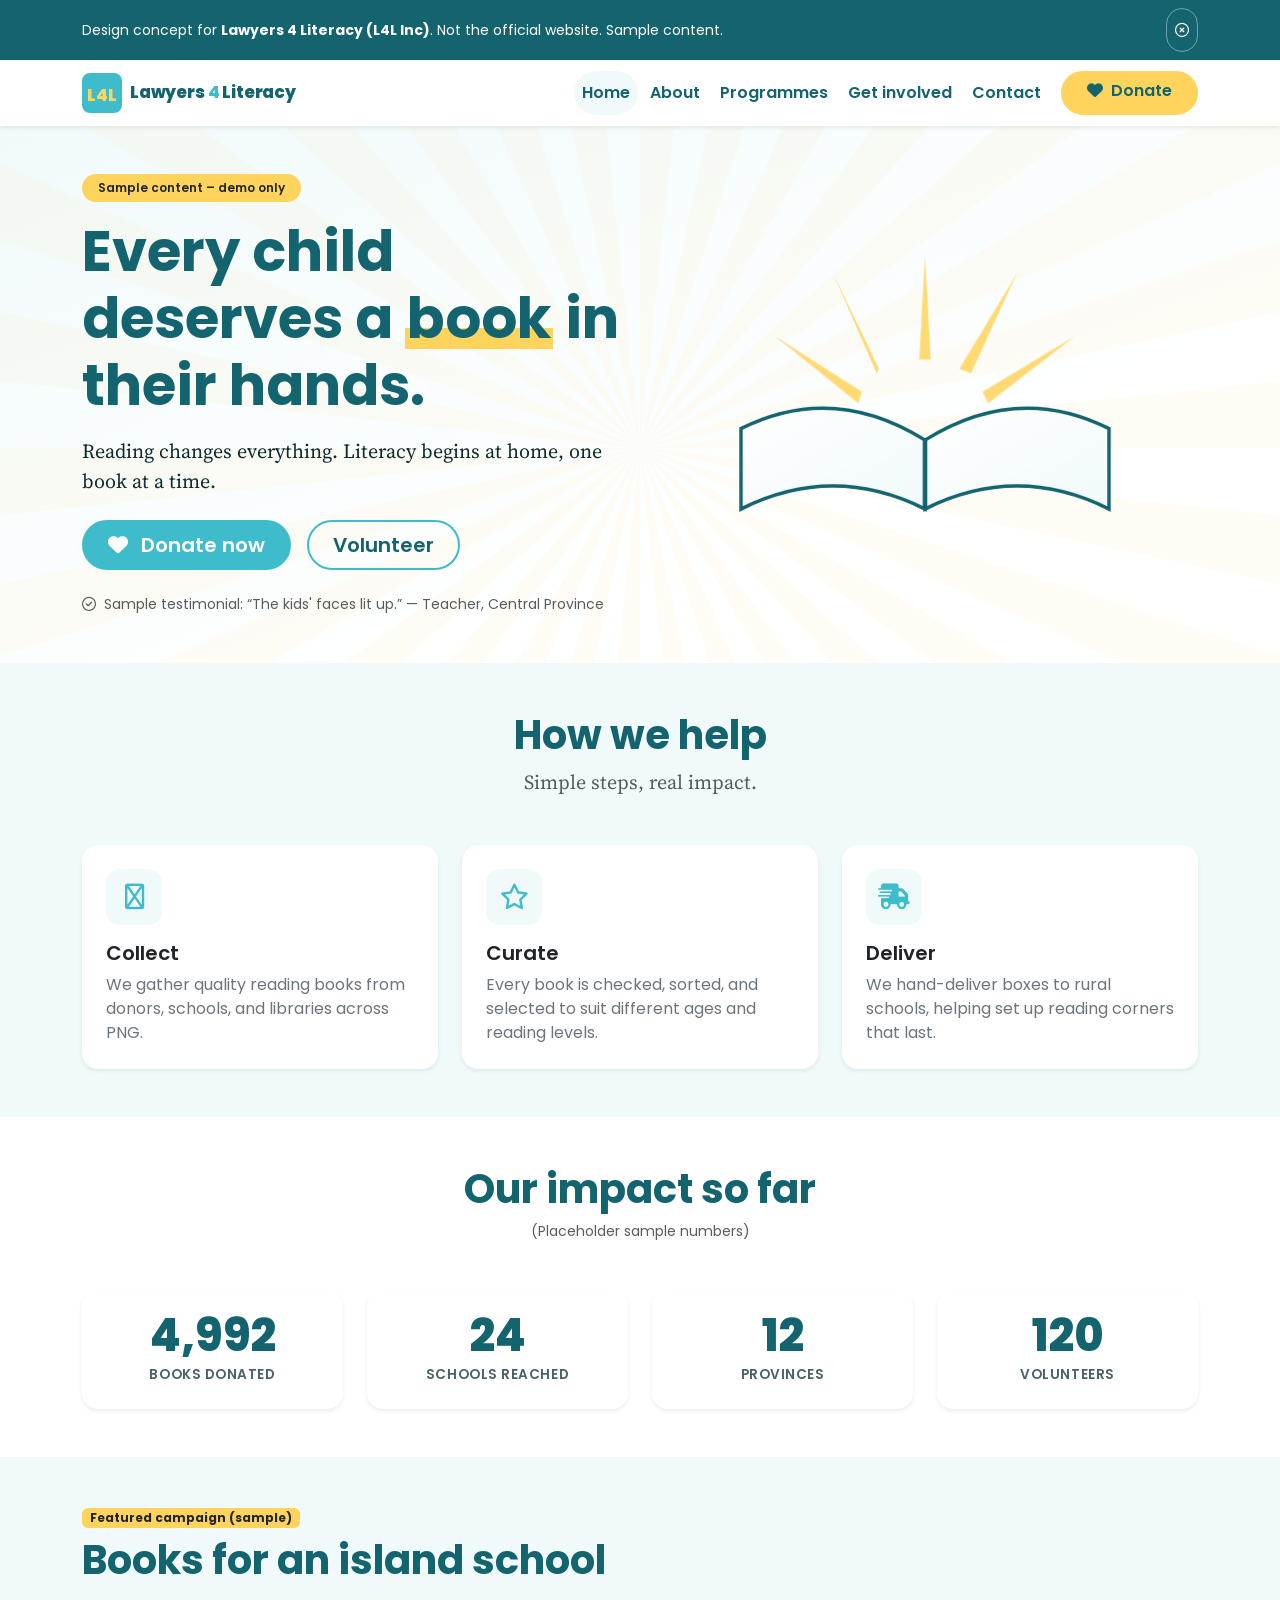
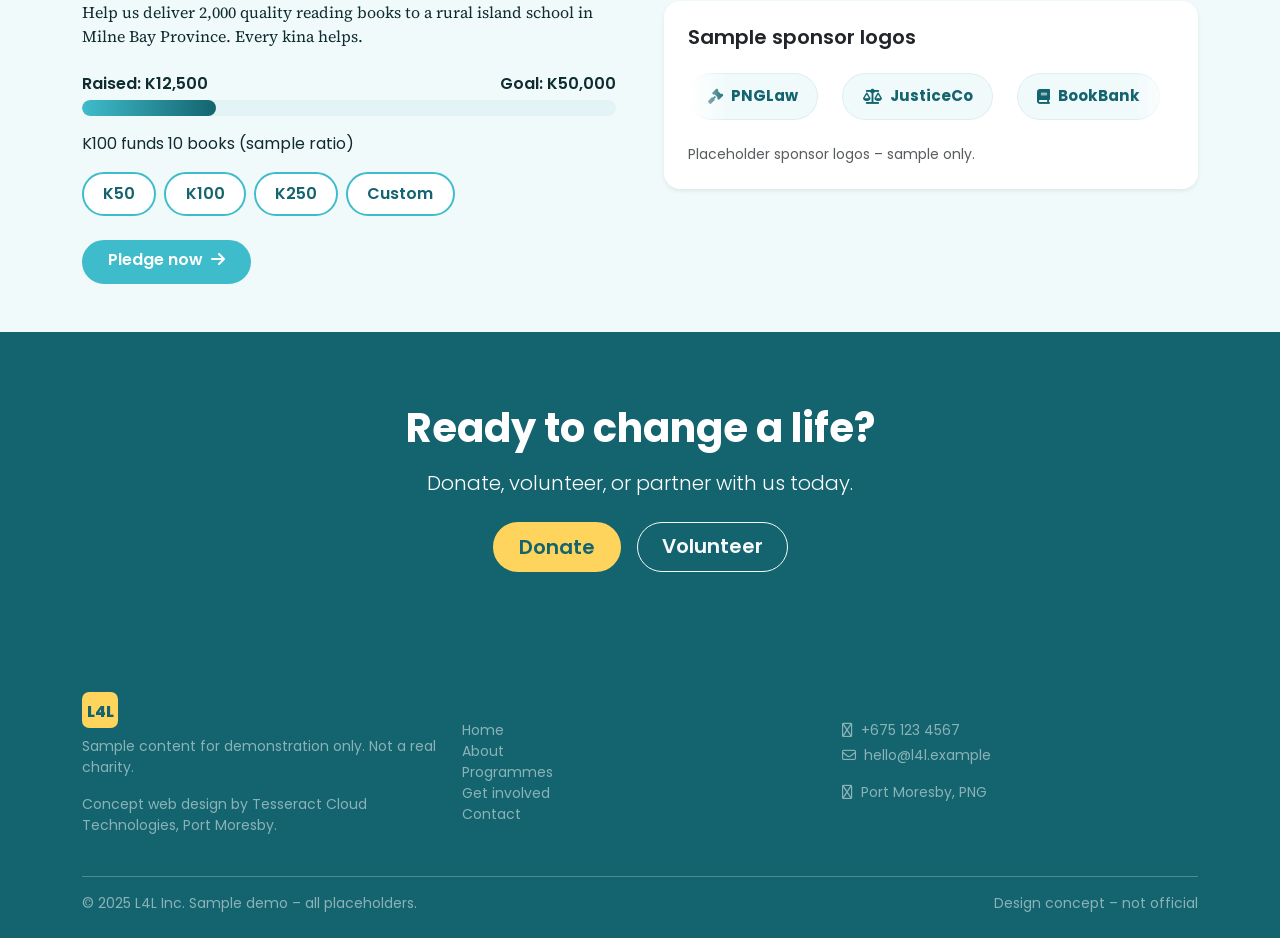
<file: index.html>
<!-- index.html -->
<!DOCTYPE html>
<html lang="en">
<head>
  <meta charset="UTF-8">
  <meta name="viewport" content="width=device-width, initial-scale=1.0">
  <title>Lawyers 4 Literacy | Reading changes everything.</title>
  <meta name="description" content="Lawyers 4 Literacy collects and donates quality reading books to rural schools in Papua New Guinea. Donate or volunteer today.">
  <meta property="og:title" content="Lawyers 4 Literacy | Reading changes everything.">
  <meta property="og:description" content="Collecting and donating books to rural PNG schools. Join us.">
  <meta property="og:type" content="website">
  <meta property="og:url" content="https://example.com/l4l">
  <meta property="og:image" content="https://via.placeholder.com/1200x630?text=Lawyers+4+Literacy">
  <link rel="icon" href="data:image/svg+xml,%3Csvg xmlns='http://www.w3.org/2000/svg' viewBox='0 0 100 100'%3E%3Crect width='100' height='100' rx='16' fill='%233FBCCB'/%3E%3Ctext x='50' y='68' font-size='44' font-weight='800' text-anchor='middle' fill='%23FFD45C' font-family='Poppins,Arial'%3EL4L%3C/text%3E%3C/svg%3E">
  <link rel="preconnect" href="https://fonts.googleapis.com">
  <link rel="preconnect" href="https://fonts.gstatic.com" crossorigin>
  <link href="https://fonts.googleapis.com/css2?family=Poppins:wght@600;800&family=Source+Serif+4:opsz,wght@8..60,400;8..60,600&display=swap" rel="stylesheet">
  <link href="https://cdn.jsdelivr.net/npm/bootstrap@5.3.3/dist/css/bootstrap.min.css" rel="stylesheet">
  <link rel="stylesheet" href="https://cdnjs.cloudflare.com/ajax/libs/font-awesome/6.5.2/css/all.min.css">
  <link rel="stylesheet" href="style.css">
</head>
<body>
  <a class="skip-link" href="#main">Skip to content</a>

  <!-- Demo bar -->
  <div class="demo-bar text-center py-2 px-3" id="demoBar">
    <div class="container d-flex align-items-center justify-content-between flex-wrap gap-2">
      <span class="small mb-0">Design concept for <strong>Lawyers 4 Literacy (L4L Inc)</strong>. Not the official website. Sample content.</span>
      <button class="btn btn-sm btn-outline-light rounded-pill" id="dismissDemoBar" aria-label="Dismiss demo bar">
        <i class="fa-regular fa-circle-xmark"></i>
      </button>
    </div>
  </div>

  <!-- Navbar (shared) -->
  <nav class="navbar navbar-expand-lg bg-white shadow-sm sticky-top" aria-label="Main navigation">
    <div class="container">
      <a class="navbar-brand d-flex align-items-center gap-2" href="index.html">
        <span class="brand-mark" aria-hidden="true">
          <svg viewBox="0 0 60 60" width="40" height="40">
            <rect width="60" height="60" rx="12" fill="#3FBCCB"/>
            <text x="30" y="42" font-size="26" font-weight="800" text-anchor="middle" fill="#FFD45C" font-family="Poppins, Arial">L4L</text>
          </svg>
        </span>
        <span class="brand-text">Lawyers <span class="text-teal">4</span> Literacy</span>
      </a>
      <button class="navbar-toggler" type="button" data-bs-toggle="collapse" data-bs-target="#mainNav" aria-controls="mainNav" aria-expanded="false" aria-label="Toggle navigation">
        <span class="navbar-toggler-icon"></span>
      </button>
      <div class="collapse navbar-collapse" id="mainNav">
        <ul class="navbar-nav ms-auto mb-2 mb-lg-0 gap-lg-1 align-items-lg-center">
          <li class="nav-item"><a class="nav-link active" aria-current="page" href="index.html">Home</a></li>
          <li class="nav-item"><a class="nav-link" href="about.html">About</a></li>
          <li class="nav-item"><a class="nav-link" href="programmes.html">Programmes</a></li>
          <li class="nav-item"><a class="nav-link" href="get-involved.html">Get involved</a></li>
          <li class="nav-item"><a class="nav-link" href="contact.html">Contact</a></li>
          <li class="nav-item ms-lg-2 mt-2 mt-lg-0">
            <a class="btn btn-accent rounded-pill px-4" href="get-involved.html#donate">
              <i class="fa-solid fa-heart me-1"></i> Donate
            </a>
          </li>
        </ul>
      </div>
    </div>
  </nav>

  <main id="main">
    <!-- HERO -->
    <section class="hero position-relative">
      <div class="rays-bg" aria-hidden="true"></div>
      <div class="container position-relative py-5">
        <div class="row align-items-center g-4 flex-column-reverse flex-lg-row">
          <div class="col-lg-6 text-center text-lg-start">
            <span class="badge bg-sun text-dark mb-3 px-3 py-2 rounded-pill fw-semibold">Sample content – demo only</span>
            <h1 class="display-4 fw-bold mb-3">Every child deserves a <span class="underline-sun">book</span> in their hands.</h1>
            <p class="lead mb-4 serif-text">Reading changes everything. Literacy begins at home, one book at a time.</p>
            <div class="d-flex flex-wrap gap-3 justify-content-center justify-content-lg-start">
              <a href="get-involved.html#donate" class="btn btn-teal btn-lg px-4 rounded-pill">
                <i class="fa-solid fa-heart me-2"></i> Donate now
              </a>
              <a href="get-involved.html#volunteer" class="btn btn-outline-teal btn-lg px-4 rounded-pill">Volunteer</a>
            </div>
            <p class="small text-muted mt-4 mb-0"><i class="fa-regular fa-circle-check me-1"></i> Sample testimonial: “The kids' faces lit up.” — Teacher, Central Province</p>
          </div>
          <div class="col-lg-6">
            <div class="book-sun-hero mx-auto">
              <!-- Inline SVG: open book with sun rays -->
              <svg viewBox="0 0 400 320" class="book-sun-svg w-100 h-auto" role="img" aria-label="Illustration of an open book with sun rays">
                <defs>
                  <linearGradient id="pageGrad" x1="0" x2="1" y1="0" y2="1">
                    <stop offset="0%" stop-color="#FFFFFF"/>
                    <stop offset="100%" stop-color="#F1FAFB"/>
                  </linearGradient>
                </defs>
                <!-- Rays -->
                <g class="rays-group" fill="#FFD45C" opacity="0.85">
                  <g class="ray ray-1" style="transform-origin:200px 200px;"><path d="M195 130 L200 40 L205 130 Z"/></g>
                  <g class="ray ray-2" style="transform-origin:200px 200px;"><path d="M230 138 L280 55 L240 142 Z"/></g>
                  <g class="ray ray-3" style="transform-origin:200px 200px;"><path d="M160 138 L120 55 L158 142 Z"/></g>
                  <g class="ray ray-4" style="transform-origin:200px 200px;"><path d="M250 158 L330 110 L255 168 Z"/></g>
                  <g class="ray ray-5" style="transform-origin:200px 200px;"><path d="M145 158 L70 110 L142 168 Z"/></g>
                </g>
                <!-- Book -->
                <g class="book-group">
                  <path d="M200 200 Q120 150 40 190 L40 260 Q120 220 200 260 Z" fill="url(#pageGrad)" stroke="#14646F" stroke-width="3"/>
                  <path d="M200 200 Q280 150 360 190 L360 260 Q280 220 200 260 Z" fill="url(#pageGrad)" stroke="#14646F" stroke-width="3"/>
                  <line x1="200" y1="200" x2="200" y2="260" stroke="#14646F" stroke-width="4"/>
                </g>
              </svg>
            </div>
          </div>
        </div>
      </div>
    </section>

    <!-- MISSION STRIP -->
    <section class="py-5 bg-mist">
      <div class="container">
        <div class="text-center mb-5">
          <h2 class="display-6 fw-bold">How we help</h2>
          <p class="lead text-muted serif-text">Simple steps, real impact.</p>
        </div>
        <div class="row g-4">
          <div class="col-md-4">
            <div class="card h-100 border-0 card-top-teal p-4 rounded-4 shadow-sm">
              <div class="feature-icon mb-3"><i class="fa-regular fa-book-open"></i></div>
              <h3 class="h5 fw-semibold">Collect</h3>
              <p class="mb-0 text-secondary">We gather quality reading books from donors, schools, and libraries across PNG.</p>
            </div>
          </div>
          <div class="col-md-4">
            <div class="card h-100 border-0 card-top-teal p-4 rounded-4 shadow-sm">
              <div class="feature-icon mb-3"><i class="fa-regular fa-star"></i></div>
              <h3 class="h5 fw-semibold">Curate</h3>
              <p class="mb-0 text-secondary">Every book is checked, sorted, and selected to suit different ages and reading levels.</p>
            </div>
          </div>
          <div class="col-md-4">
            <div class="card h-100 border-0 card-top-teal p-4 rounded-4 shadow-sm">
              <div class="feature-icon mb-3"><i class="fa-solid fa-truck-fast"></i></div>
              <h3 class="h5 fw-semibold">Deliver</h3>
              <p class="mb-0 text-secondary">We hand-deliver boxes to rural schools, helping set up reading corners that last.</p>
            </div>
          </div>
        </div>
      </div>
    </section>

    <!-- IMPACT COUNTERS -->
    <section class="py-5">
      <div class="container">
        <div class="text-center mb-5">
          <h2 class="display-6 fw-bold">Our impact so far</h2>
          <p class="text-muted small">(Placeholder sample numbers)</p>
        </div>
        <div class="row g-4 text-center counters-row">
          <div class="col-6 col-md-3">
            <div class="counter-box p-4 rounded-4 bg-white shadow-sm">
              <div class="counter-value" data-target="12500">0</div>
              <div class="counter-label">Books donated</div>
            </div>
          </div>
          <div class="col-6 col-md-3">
            <div class="counter-box p-4 rounded-4 bg-white shadow-sm">
              <div class="counter-value" data-target="85">0</div>
              <div class="counter-label">Schools reached</div>
            </div>
          </div>
          <div class="col-6 col-md-3">
            <div class="counter-box p-4 rounded-4 bg-white shadow-sm">
              <div class="counter-value" data-target="12">0</div>
              <div class="counter-label">Provinces</div>
            </div>
          </div>
          <div class="col-6 col-md-3">
            <div class="counter-box p-4 rounded-4 bg-white shadow-sm">
              <div class="counter-value" data-target="320">0</div>
              <div class="counter-label">Volunteers</div>
            </div>
          </div>
        </div>
      </div>
    </section>

    <!-- FEATURED CAMPAIGN + DONATION PROGRESS -->
    <section class="py-5 bg-mist" id="campaign">
      <div class="container">
        <div class="row g-5 align-items-center">
          <div class="col-lg-6">
            <span class="badge bg-sun text-dark mb-2">Featured campaign (sample)</span>
            <h2 class="display-6 fw-bold mb-3">Books for an island school</h2>
            <p class="serif-text">Help us deliver 2,000 quality reading books to a rural island school in Milne Bay Province. Every kina helps.</p>
            <div class="campaign-progress-wrap mt-4">
              <div class="d-flex justify-content-between mb-1">
                <span class="fw-semibold">Raised: <span id="amountRaised">K12,500</span></span>
                <span class="fw-semibold">Goal: K50,000</span>
              </div>
              <div class="progress campaign-progress" role="progressbar" aria-label="Campaign donation progress" aria-valuenow="25" aria-valuemin="0" aria-valuemax="100">
                <div class="progress-bar" id="campaignBar" style="width: 25%"></div>
              </div>
            </div>
            <p class="mt-3" id="donationImpact">K100 funds 10 books (sample ratio)</p>
            <div class="d-flex flex-wrap gap-2 mt-3">
              <button class="btn btn-chip" data-amount="50">K50</button>
              <button class="btn btn-chip" data-amount="100">K100</button>
              <button class="btn btn-chip" data-amount="250">K250</button>
              <button class="btn btn-chip" data-amount="custom">Custom</button>
            </div>
            <a href="get-involved.html#donate" class="btn btn-teal mt-4 rounded-pill px-4">Pledge now <i class="fa-solid fa-arrow-right ms-1"></i></a>
          </div>
          <div class="col-lg-6">
            <div class="card border-0 shadow-sm rounded-4 p-4">
              <h3 class="h5 fw-semibold mb-3">Sample sponsor logos</h3>
              <div class="sponsor-marquee overflow-hidden">
                <div class="sponsor-track d-flex gap-4 py-2">
                  <span class="sponsor-logo"><i class="fa-solid fa-gavel me-2"></i> PNGLaw</span>
                  <span class="sponsor-logo"><i class="fa-solid fa-scale-balanced me-2"></i> JusticeCo</span>
                  <span class="sponsor-logo"><i class="fa-solid fa-book me-2"></i> BookBank</span>
                  <span class="sponsor-logo"><i class="fa-solid fa-hand-holding-heart me-2"></i> KinaCare</span>
                  <span class="sponsor-logo"><i class="fa-solid fa-graduation-cap me-2"></i> LearnPNG</span>
                  <span class="sponsor-logo"><i class="fa-solid fa-briefcase me-2"></i> PacificLaw</span>
                  <span class="sponsor-logo"><i class="fa-solid fa-gavel me-2"></i> PNGLaw</span>
                  <span class="sponsor-logo"><i class="fa-solid fa-scale-balanced me-2"></i> JusticeCo</span>
                  <span class="sponsor-logo"><i class="fa-solid fa-book me-2"></i> BookBank</span>
                  <span class="sponsor-logo"><i class="fa-solid fa-hand-holding-heart me-2"></i> KinaCare</span>
                  <span class="sponsor-logo"><i class="fa-solid fa-graduation-cap me-2"></i> LearnPNG</span>
                  <span class="sponsor-logo"><i class="fa-solid fa-briefcase me-2"></i> PacificLaw</span>
                </div>
              </div>
              <p class="small text-muted mt-3 mb-0">Placeholder sponsor logos – sample only.</p>
            </div>
          </div>
        </div>
      </div>
    </section>

    <!-- FINAL CTA -->
    <section class="py-5 bg-teal-dark text-white text-center">
      <div class="container py-4">
        <h2 class="display-6 fw-bold text-white mb-3">Ready to change a life?</h2>
        <p class="lead mb-4 text-white-75">Donate, volunteer, or partner with us today.</p>
        <div class="d-flex flex-wrap gap-3 justify-content-center">
          <a href="get-involved.html#donate" class="btn btn-accent btn-lg px-4 rounded-pill">Donate</a>
          <a href="get-involved.html#volunteer" class="btn btn-outline-light btn-lg px-4 rounded-pill">Volunteer</a>
        </div>
      </div>
    </section>
  </main>

  <!-- Footer (shared) -->
  <footer class="footer bg-teal-dark text-white pt-5 pb-4">
    <div class="container">
      <div class="row g-4">
        <div class="col-md-4">
          <div class="d-flex align-items-center gap-2 mb-2">
            <svg viewBox="0 0 60 60" width="36" height="36"><rect width="60" height="60" rx="12" fill="#FFD45C"/><text x="30" y="42" font-size="26" font-weight="800" text-anchor="middle" fill="#14646F" font-family="Poppins, Arial">L4L</text></svg>
            <span class="fw-bold">Lawyers 4 Literacy</span>
          </div>
          <p class="small text-white-50">Sample content for demonstration only. Not a real charity.</p>
          <p class="small text-white-50">Concept web design by Tesseract Cloud Technologies, Port Moresby.</p>
        </div>
        <div class="col-md-4">
          <h6 class="fw-semibold">Quick links</h6>
          <ul class="list-unstyled small">
            <li><a href="index.html" class="text-white-50 text-decoration-none">Home</a></li>
            <li><a href="about.html" class="text-white-50 text-decoration-none">About</a></li>
            <li><a href="programmes.html" class="text-white-50 text-decoration-none">Programmes</a></li>
            <li><a href="get-involved.html" class="text-white-50 text-decoration-none">Get involved</a></li>
            <li><a href="contact.html" class="text-white-50 text-decoration-none">Contact</a></li>
          </ul>
        </div>
        <div class="col-md-4">
          <h6 class="fw-semibold">Contact (placeholder)</h6>
          <p class="small text-white-50 mb-1"><i class="fa-regular fa-phone me-2"></i>+675 123 4567</p>
          <p class="small text-white-50"><i class="fa-regular fa-envelope me-2"></i>hello@l4l.example</p>
          <p class="small text-white-50"><i class="fa-regular fa-location-dot me-2"></i>Port Moresby, PNG</p>
        </div>
      </div>
      <hr class="border-light opacity-25 mt-4">
      <div class="d-flex flex-wrap justify-content-between align-items-center small text-white-50">
        <span>© 2025 L4L Inc. Sample demo – all placeholders.</span>
        <span>Design concept – not official</span>
      </div>
    </div>
  </footer>

  <!-- Sticky mobile bar -->
  <div class="mobile-action-bar d-block d-sm-none fixed-bottom bg-white border-top shadow-sm py-2">
    <div class="container d-flex justify-content-around">
      <a href="get-involved.html#donate" class="btn btn-teal rounded-pill px-3 py-2" aria-label="Donate">
        <i class="fa-solid fa-heart me-1"></i> Donate
      </a>
      <a href="https://wa.me/67512345678?text=Hello%20Lawyers%204%20Literacy%20demo" class="btn btn-success rounded-pill px-3 py-2" aria-label="WhatsApp us">
        <i class="fa-brands fa-whatsapp me-1"></i> WhatsApp
      </a>
    </div>
  </div>

  <!-- Pledge Modal -->
  <div class="modal fade" id="pledgeModal" tabindex="-1" aria-labelledby="pledgeModalLabel" aria-hidden="true">
    <div class="modal-dialog modal-dialog-centered">
      <div class="modal-content rounded-4 border-0">
        <div class="modal-header border-0 pb-0">
          <h5 class="modal-title fw-bold" id="pledgeModalLabel">Make a sample pledge</h5>
          <button type="button" class="btn-close" data-bs-dismiss="modal" aria-label="Close"></button>
        </div>
        <div class="modal-body">
          <p class="small text-muted">This is a demo form. No real data is collected or stored.</p>
          <form id="pledgeForm">
            <div class="mb-3">
              <label for="pledgeName" class="form-label">Your name (sample)</label>
              <input type="text" class="form-control" id="pledgeName" placeholder="e.g. Anna" required>
            </div>
            <div class="mb-3">
              <label for="pledgeEmail" class="form-label">Email (sample)</label>
              <input type="email" class="form-control" id="pledgeEmail" placeholder="you@example.com" required>
            </div>
            <div class="mb-3">
              <label for="pledgeAmount" class="form-label">Pledge amount (PGK)</label>
              <input type="text" class="form-control" id="pledgeAmount" readonly>
            </div>
            <button type="submit" class="btn btn-teal rounded-pill w-100">Submit pledge</button>
          </form>
          <div id="pledgeSuccess" class="alert alert-success mt-3 d-none" role="alert">
            <i class="fa-regular fa-circle-check me-1"></i> Thank you! Your sample pledge was received.
            <a id="pledgeWhatsapp" href="#" target="_blank" rel="noopener" class="btn btn-success btn-sm rounded-pill mt-2 d-block">
              <i class="fa-brands fa-whatsapp me-1"></i> Continue on WhatsApp
            </a>
          </div>
        </div>
      </div>
    </div>
  </div>

  <script src="https://cdn.jsdelivr.net/npm/bootstrap@5.3.3/dist/js/bootstrap.bundle.min.js"></script>
  <script src="main.js"></script>
</body>
</html>
</file>
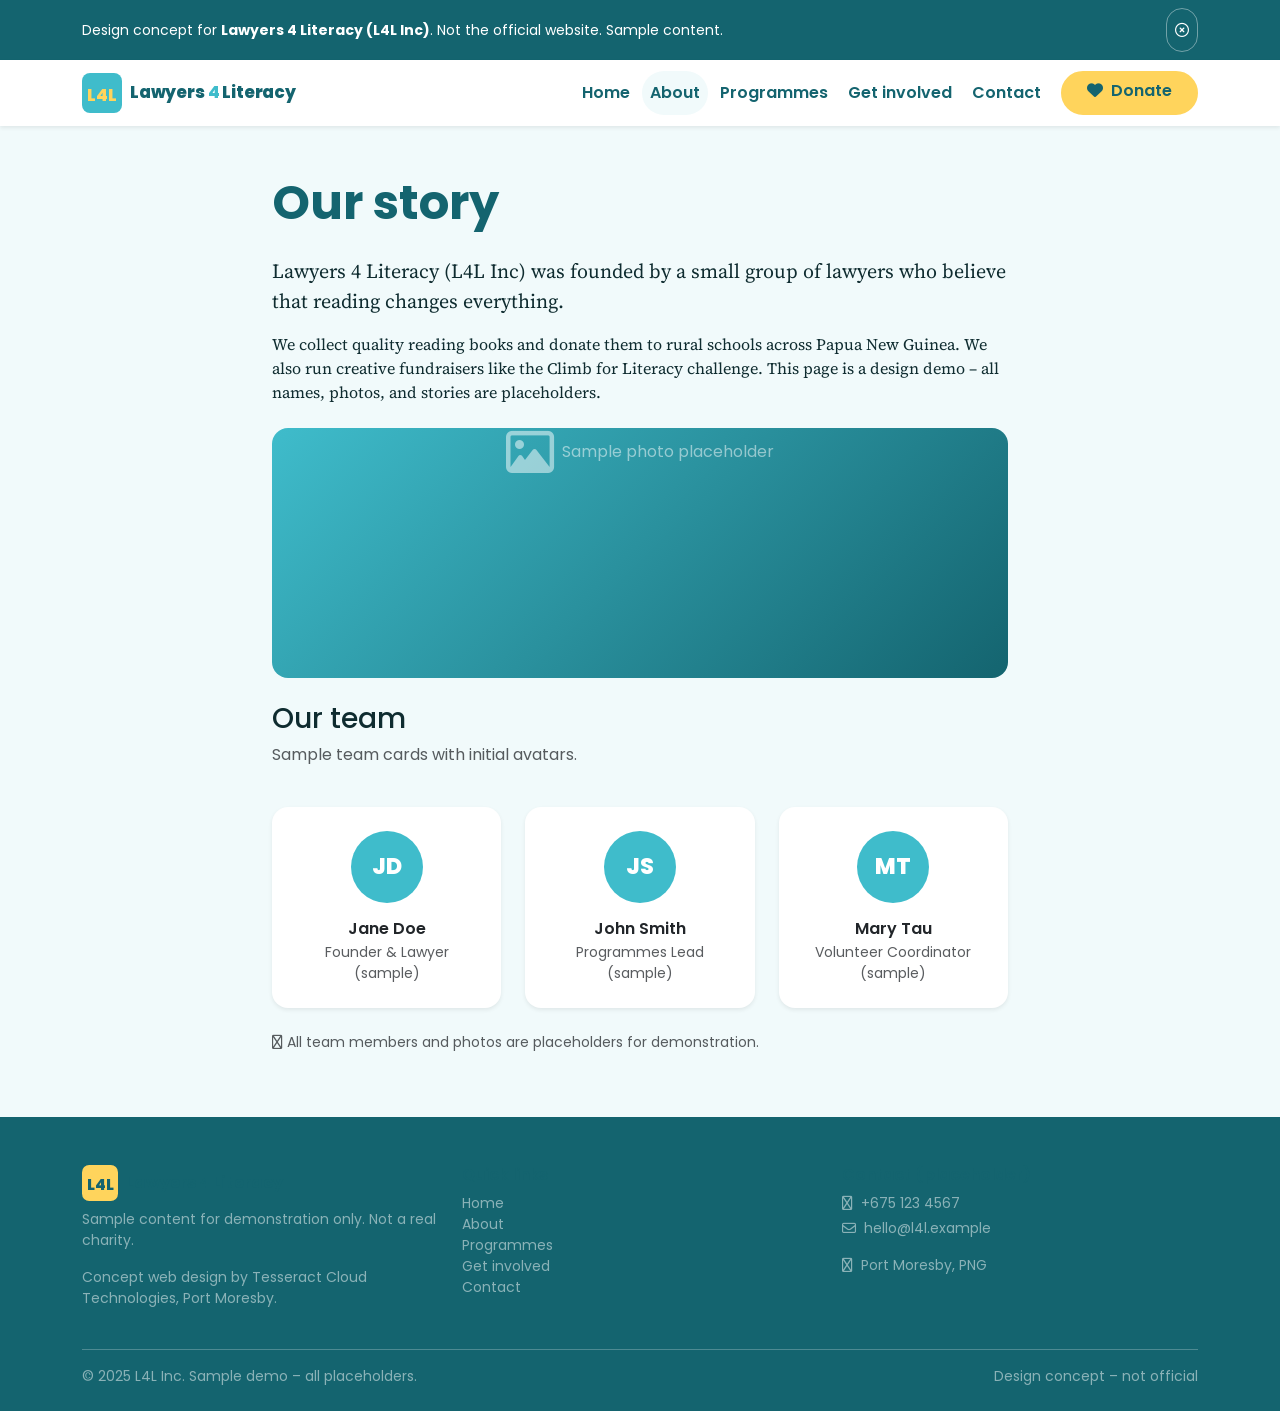
<file: about.html>
<!-- about.html -->
<!DOCTYPE html>
<html lang="en">
<head>
  <meta charset="UTF-8">
  <meta name="viewport" content="width=device-width, initial-scale=1.0">
  <title>About Us | Lawyers 4 Literacy</title>
  <meta name="description" content="Learn about Lawyers 4 Literacy, a PNG non-profit founded by lawyers to bring books to rural schools.">
  <meta property="og:title" content="About – Lawyers 4 Literacy">
  <meta property="og:description" content="Our story and team. Sample content.">
  <meta property="og:type" content="website">
  <meta property="og:url" content="https://example.com/l4l/about">
  <meta property="og:image" content="https://via.placeholder.com/1200x630?text=L4L+About">
  <link rel="icon" href="data:image/svg+xml,%3Csvg xmlns='http://www.w3.org/2000/svg' viewBox='0 0 100 100'%3E%3Crect width='100' height='100' rx='16' fill='%233FBCCB'/%3E%3Ctext x='50' y='68' font-size='44' font-weight='800' text-anchor='middle' fill='%23FFD45C' font-family='Poppins,Arial'%3EL4L%3C/text%3E%3C/svg%3E">
  <link rel="preconnect" href="https://fonts.googleapis.com">
  <link rel="preconnect" href="https://fonts.gstatic.com" crossorigin>
  <link href="https://fonts.googleapis.com/css2?family=Poppins:wght@600;800&family=Source+Serif+4:opsz,wght@8..60,400;8..60,600&display=swap" rel="stylesheet">
  <link href="https://cdn.jsdelivr.net/npm/bootstrap@5.3.3/dist/css/bootstrap.min.css" rel="stylesheet">
  <link rel="stylesheet" href="https://cdnjs.cloudflare.com/ajax/libs/font-awesome/6.5.2/css/all.min.css">
  <link rel="stylesheet" href="style.css">
</head>
<body>
  <a class="skip-link" href="#main">Skip to content</a>

  <div class="demo-bar text-center py-2 px-3" id="demoBar">
    <div class="container d-flex align-items-center justify-content-between flex-wrap gap-2">
      <span class="small mb-0">Design concept for <strong>Lawyers 4 Literacy (L4L Inc)</strong>. Not the official website. Sample content.</span>
      <button class="btn btn-sm btn-outline-light rounded-pill" id="dismissDemoBar" aria-label="Dismiss demo bar"><i class="fa-regular fa-circle-xmark"></i></button>
    </div>
  </div>

  <nav class="navbar navbar-expand-lg bg-white shadow-sm sticky-top" aria-label="Main navigation">
    <div class="container">
      <a class="navbar-brand d-flex align-items-center gap-2" href="index.html">
        <span class="brand-mark" aria-hidden="true"><svg viewBox="0 0 60 60" width="40" height="40"><rect width="60" height="60" rx="12" fill="#3FBCCB"/><text x="30" y="42" font-size="26" font-weight="800" text-anchor="middle" fill="#FFD45C" font-family="Poppins, Arial">L4L</text></svg></span>
        <span class="brand-text">Lawyers <span class="text-teal">4</span> Literacy</span>
      </a>
      <button class="navbar-toggler" type="button" data-bs-toggle="collapse" data-bs-target="#mainNav" aria-controls="mainNav" aria-expanded="false" aria-label="Toggle navigation"><span class="navbar-toggler-icon"></span></button>
      <div class="collapse navbar-collapse" id="mainNav">
        <ul class="navbar-nav ms-auto mb-2 mb-lg-0 gap-lg-1 align-items-lg-center">
          <li class="nav-item"><a class="nav-link" href="index.html">Home</a></li>
          <li class="nav-item"><a class="nav-link active" aria-current="page" href="about.html">About</a></li>
          <li class="nav-item"><a class="nav-link" href="programmes.html">Programmes</a></li>
          <li class="nav-item"><a class="nav-link" href="get-involved.html">Get involved</a></li>
          <li class="nav-item"><a class="nav-link" href="contact.html">Contact</a></li>
          <li class="nav-item ms-lg-2 mt-2 mt-lg-0"><a class="btn btn-accent rounded-pill px-4" href="get-involved.html#donate"><i class="fa-solid fa-heart me-1"></i> Donate</a></li>
        </ul>
      </div>
    </div>
  </nav>

  <main id="main">
    <section class="py-5 bg-mist">
      <div class="container">
        <div class="row justify-content-center">
          <div class="col-lg-8">
            <h1 class="display-5 fw-bold mb-4">Our story</h1>
            <p class="lead serif-text">Lawyers 4 Literacy (L4L Inc) was founded by a small group of lawyers who believe that reading changes everything.</p>
            <p class="serif-text">We collect quality reading books and donate them to rural schools across Papua New Guinea. We also run creative fundraisers like the Climb for Literacy challenge. This page is a design demo – all names, photos, and stories are placeholders.</p>
            <div class="gradient-placeholder rounded-4 my-4" style="min-height: 250px;">
              <div class="d-flex align-items-center justify-content-center h-100 text-white-50"><i class="fa-regular fa-image fa-3x me-2"></i> Sample photo placeholder</div>
            </div>
            <h2 class="h3 mt-4">Our team</h2>
            <p class="text-muted">Sample team cards with initial avatars.</p>
            <div class="row g-4 mt-2">
              <div class="col-md-4">
                <div class="card border-0 shadow-sm rounded-4 p-4 text-center h-100">
                  <div class="avatar-circle mx-auto mb-3">JD</div>
                  <h3 class="h6 fw-semibold mb-1">Jane Doe</h3>
                  <p class="small text-muted mb-0">Founder & Lawyer (sample)</p>
                </div>
              </div>
              <div class="col-md-4">
                <div class="card border-0 shadow-sm rounded-4 p-4 text-center h-100">
                  <div class="avatar-circle mx-auto mb-3">JS</div>
                  <h3 class="h6 fw-semibold mb-1">John Smith</h3>
                  <p class="small text-muted mb-0">Programmes Lead (sample)</p>
                </div>
              </div>
              <div class="col-md-4">
                <div class="card border-0 shadow-sm rounded-4 p-4 text-center h-100">
                  <div class="avatar-circle mx-auto mb-3">MT</div>
                  <h3 class="h6 fw-semibold mb-1">Mary Tau</h3>
                  <p class="small text-muted mb-0">Volunteer Coordinator (sample)</p>
                </div>
              </div>
            </div>
            <p class="small text-muted mt-4"><i class="fa-regular fa-circle-info"></i> All team members and photos are placeholders for demonstration.</p>
          </div>
        </div>
      </div>
    </section>
  </main>

  <footer class="footer bg-teal-dark text-white pt-5 pb-4">
    <div class="container">
      <div class="row g-4">
        <div class="col-md-4">
          <div class="d-flex align-items-center gap-2 mb-2">
            <svg viewBox="0 0 60 60" width="36" height="36"><rect width="60" height="60" rx="12" fill="#FFD45C"/><text x="30" y="42" font-size="26" font-weight="800" text-anchor="middle" fill="#14646F" font-family="Poppins, Arial">L4L</text></svg>
            <span class="fw-bold">Lawyers 4 Literacy</span>
          </div>
          <p class="small text-white-50">Sample content for demonstration only. Not a real charity.</p>
          <p class="small text-white-50">Concept web design by Tesseract Cloud Technologies, Port Moresby.</p>
        </div>
        <div class="col-md-4">
          <h6 class="fw-semibold">Quick links</h6>
          <ul class="list-unstyled small">
            <li><a href="index.html" class="text-white-50 text-decoration-none">Home</a></li>
            <li><a href="about.html" class="text-white-50 text-decoration-none">About</a></li>
            <li><a href="programmes.html" class="text-white-50 text-decoration-none">Programmes</a></li>
            <li><a href="get-involved.html" class="text-white-50 text-decoration-none">Get involved</a></li>
            <li><a href="contact.html" class="text-white-50 text-decoration-none">Contact</a></li>
          </ul>
        </div>
        <div class="col-md-4">
          <h6 class="fw-semibold">Contact (placeholder)</h6>
          <p class="small text-white-50 mb-1"><i class="fa-regular fa-phone me-2"></i>+675 123 4567</p>
          <p class="small text-white-50"><i class="fa-regular fa-envelope me-2"></i>hello@l4l.example</p>
          <p class="small text-white-50"><i class="fa-regular fa-location-dot me-2"></i>Port Moresby, PNG</p>
        </div>
      </div>
      <hr class="border-light opacity-25 mt-4">
      <div class="d-flex flex-wrap justify-content-between align-items-center small text-white-50">
        <span>© 2025 L4L Inc. Sample demo – all placeholders.</span>
        <span>Design concept – not official</span>
      </div>
    </div>
  </footer>

  <div class="mobile-action-bar d-block d-sm-none fixed-bottom bg-white border-top shadow-sm py-2">
    <div class="container d-flex justify-content-around">
      <a href="get-involved.html#donate" class="btn btn-teal rounded-pill px-3 py-2" aria-label="Donate"><i class="fa-solid fa-heart me-1"></i> Donate</a>
      <a href="https://wa.me/67512345678?text=Hello%20Lawyers%204%20Literacy%20demo" class="btn btn-success rounded-pill px-3 py-2" aria-label="WhatsApp us"><i class="fa-brands fa-whatsapp me-1"></i> WhatsApp</a>
    </div>
  </div>

  <script src="https://cdn.jsdelivr.net/npm/bootstrap@5.3.3/dist/js/bootstrap.bundle.min.js"></script>
  <script src="main.js"></script>
</body>
</html>
</file>
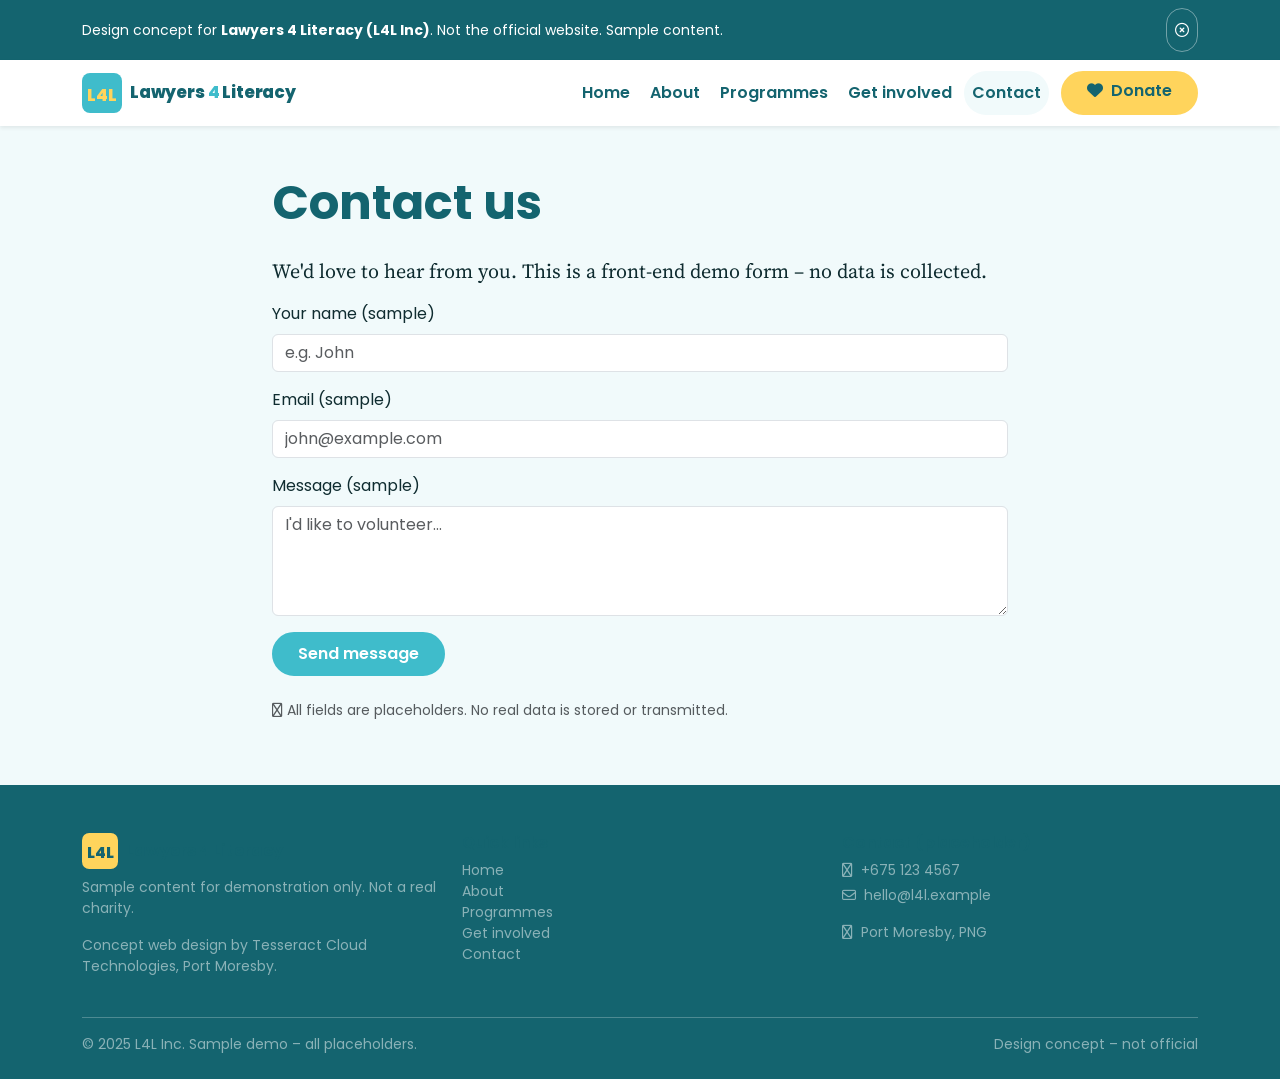
<file: contact.html>
<!-- contact.html -->
<!DOCTYPE html>
<html lang="en">
<head>
  <meta charset="UTF-8">
  <meta name="viewport" content="width=device-width, initial-scale=1.0">
  <title>Contact | Lawyers 4 Literacy</title>
  <meta name="description" content="Contact Lawyers 4 Literacy. Sample contact form and placeholder details.">
  <meta property="og:title" content="Contact – Lawyers 4 Literacy">
  <meta property="og:description" content="Get in touch with L4L. Sample form.">
  <meta property="og:type" content="website">
  <meta property="og:url" content="https://example.com/l4l/contact">
  <meta property="og:image" content="https://via.placeholder.com/1200x630?text=L4L+Contact">
  <link rel="icon" href="data:image/svg+xml,%3Csvg xmlns='http://www.w3.org/2000/svg' viewBox='0 0 100 100'%3E%3Crect width='100' height='100' rx='16' fill='%233FBCCB'/%3E%3Ctext x='50' y='68' font-size='44' font-weight='800' text-anchor='middle' fill='%23FFD45C' font-family='Poppins,Arial'%3EL4L%3C/text%3E%3C/svg%3E">
  <link rel="preconnect" href="https://fonts.googleapis.com">
  <link rel="preconnect" href="https://fonts.gstatic.com" crossorigin>
  <link href="https://fonts.googleapis.com/css2?family=Poppins:wght@600;800&family=Source+Serif+4:opsz,wght@8..60,400;8..60,600&display=swap" rel="stylesheet">
  <link href="https://cdn.jsdelivr.net/npm/bootstrap@5.3.3/dist/css/bootstrap.min.css" rel="stylesheet">
  <link rel="stylesheet" href="https://cdnjs.cloudflare.com/ajax/libs/font-awesome/6.5.2/css/all.min.css">
  <link rel="stylesheet" href="style.css">
</head>
<body>
  <a class="skip-link" href="#main">Skip to content</a>

  <div class="demo-bar text-center py-2 px-3" id="demoBar">
    <div class="container d-flex align-items-center justify-content-between flex-wrap gap-2">
      <span class="small mb-0">Design concept for <strong>Lawyers 4 Literacy (L4L Inc)</strong>. Not the official website. Sample content.</span>
      <button class="btn btn-sm btn-outline-light rounded-pill" id="dismissDemoBar" aria-label="Dismiss demo bar"><i class="fa-regular fa-circle-xmark"></i></button>
    </div>
  </div>

  <nav class="navbar navbar-expand-lg bg-white shadow-sm sticky-top" aria-label="Main navigation">
    <div class="container">
      <a class="navbar-brand d-flex align-items-center gap-2" href="index.html">
        <span class="brand-mark" aria-hidden="true"><svg viewBox="0 0 60 60" width="40" height="40"><rect width="60" height="60" rx="12" fill="#3FBCCB"/><text x="30" y="42" font-size="26" font-weight="800" text-anchor="middle" fill="#FFD45C" font-family="Poppins, Arial">L4L</text></svg></span>
        <span class="brand-text">Lawyers <span class="text-teal">4</span> Literacy</span>
      </a>
      <button class="navbar-toggler" type="button" data-bs-toggle="collapse" data-bs-target="#mainNav" aria-controls="mainNav" aria-expanded="false" aria-label="Toggle navigation"><span class="navbar-toggler-icon"></span></button>
      <div class="collapse navbar-collapse" id="mainNav">
        <ul class="navbar-nav ms-auto mb-2 mb-lg-0 gap-lg-1 align-items-lg-center">
          <li class="nav-item"><a class="nav-link" href="index.html">Home</a></li>
          <li class="nav-item"><a class="nav-link" href="about.html">About</a></li>
          <li class="nav-item"><a class="nav-link" href="programmes.html">Programmes</a></li>
          <li class="nav-item"><a class="nav-link" href="get-involved.html">Get involved</a></li>
          <li class="nav-item"><a class="nav-link active" aria-current="page" href="contact.html">Contact</a></li>
          <li class="nav-item ms-lg-2 mt-2 mt-lg-0"><a class="btn btn-accent rounded-pill px-4" href="get-involved.html#donate"><i class="fa-solid fa-heart me-1"></i> Donate</a></li>
        </ul>
      </div>
    </div>
  </nav>

  <main id="main">
    <section class="py-5 bg-mist">
      <div class="container">
        <div class="row justify-content-center">
          <div class="col-lg-8">
            <h1 class="display-5 fw-bold mb-4">Contact us</h1>
            <p class="lead serif-text">We'd love to hear from you. This is a front-end demo form – no data is collected.</p>
            <form id="contactForm" novalidate>
              <div class="mb-3">
                <label for="contactName" class="form-label">Your name (sample)</label>
                <input type="text" class="form-control" id="contactName" placeholder="e.g. John" required>
              </div>
              <div class="mb-3">
                <label for="contactEmail" class="form-label">Email (sample)</label>
                <input type="email" class="form-control" id="contactEmail" placeholder="john@example.com" required>
              </div>
              <div class="mb-3">
                <label for="contactMessage" class="form-label">Message (sample)</label>
                <textarea class="form-control" id="contactMessage" rows="4" placeholder="I'd like to volunteer..." required></textarea>
              </div>
              <button type="submit" class="btn btn-teal rounded-pill px-4">Send message</button>
            </form>
            <div id="contactSuccess" class="alert alert-success mt-3 d-none" role="alert">
              <i class="fa-regular fa-circle-check me-1"></i> Thank you! Your sample message was received.
              <a id="contactWhatsapp" href="#" target="_blank" rel="noopener" class="btn btn-success btn-sm rounded-pill mt-2 d-block">
                <i class="fa-brands fa-whatsapp me-1"></i> Continue on WhatsApp
              </a>
            </div>
            <p class="small text-muted mt-4"><i class="fa-regular fa-shield"></i> All fields are placeholders. No real data is stored or transmitted.</p>
          </div>
        </div>
      </div>
    </section>
  </main>

  <footer class="footer bg-teal-dark text-white pt-5 pb-4">
    <div class="container">
      <div class="row g-4">
        <div class="col-md-4">
          <div class="d-flex align-items-center gap-2 mb-2">
            <svg viewBox="0 0 60 60" width="36" height="36"><rect width="60" height="60" rx="12" fill="#FFD45C"/><text x="30" y="42" font-size="26" font-weight="800" text-anchor="middle" fill="#14646F" font-family="Poppins, Arial">L4L</text></svg>
            <span class="fw-bold">Lawyers 4 Literacy</span>
          </div>
          <p class="small text-white-50">Sample content for demonstration only. Not a real charity.</p>
          <p class="small text-white-50">Concept web design by Tesseract Cloud Technologies, Port Moresby.</p>
        </div>
        <div class="col-md-4">
          <h6 class="fw-semibold">Quick links</h6>
          <ul class="list-unstyled small">
            <li><a href="index.html" class="text-white-50 text-decoration-none">Home</a></li>
            <li><a href="about.html" class="text-white-50 text-decoration-none">About</a></li>
            <li><a href="programmes.html" class="text-white-50 text-decoration-none">Programmes</a></li>
            <li><a href="get-involved.html" class="text-white-50 text-decoration-none">Get involved</a></li>
            <li><a href="contact.html" class="text-white-50 text-decoration-none">Contact</a></li>
          </ul>
        </div>
        <div class="col-md-4">
          <h6 class="fw-semibold">Contact (placeholder)</h6>
          <p class="small text-white-50 mb-1"><i class="fa-regular fa-phone me-2"></i>+675 123 4567</p>
          <p class="small text-white-50"><i class="fa-regular fa-envelope me-2"></i>hello@l4l.example</p>
          <p class="small text-white-50"><i class="fa-regular fa-location-dot me-2"></i>Port Moresby, PNG</p>
        </div>
      </div>
      <hr class="border-light opacity-25 mt-4">
      <div class="d-flex flex-wrap justify-content-between align-items-center small text-white-50">
        <span>© 2025 L4L Inc. Sample demo – all placeholders.</span>
        <span>Design concept – not official</span>
      </div>
    </div>
  </footer>

  <div class="mobile-action-bar d-block d-sm-none fixed-bottom bg-white border-top shadow-sm py-2">
    <div class="container d-flex justify-content-around">
      <a href="get-involved.html#donate" class="btn btn-teal rounded-pill px-3 py-2" aria-label="Donate"><i class="fa-solid fa-heart me-1"></i> Donate</a>
      <a href="https://wa.me/67512345678?text=Hello%20Lawyers%204%20Literacy%20demo" class="btn btn-success rounded-pill px-3 py-2" aria-label="WhatsApp us"><i class="fa-brands fa-whatsapp me-1"></i> WhatsApp</a>
    </div>
  </div>

  <script src="https://cdn.jsdelivr.net/npm/bootstrap@5.3.3/dist/js/bootstrap.bundle.min.js"></script>
  <script src="main.js"></script>
</body>
</html>
</file>
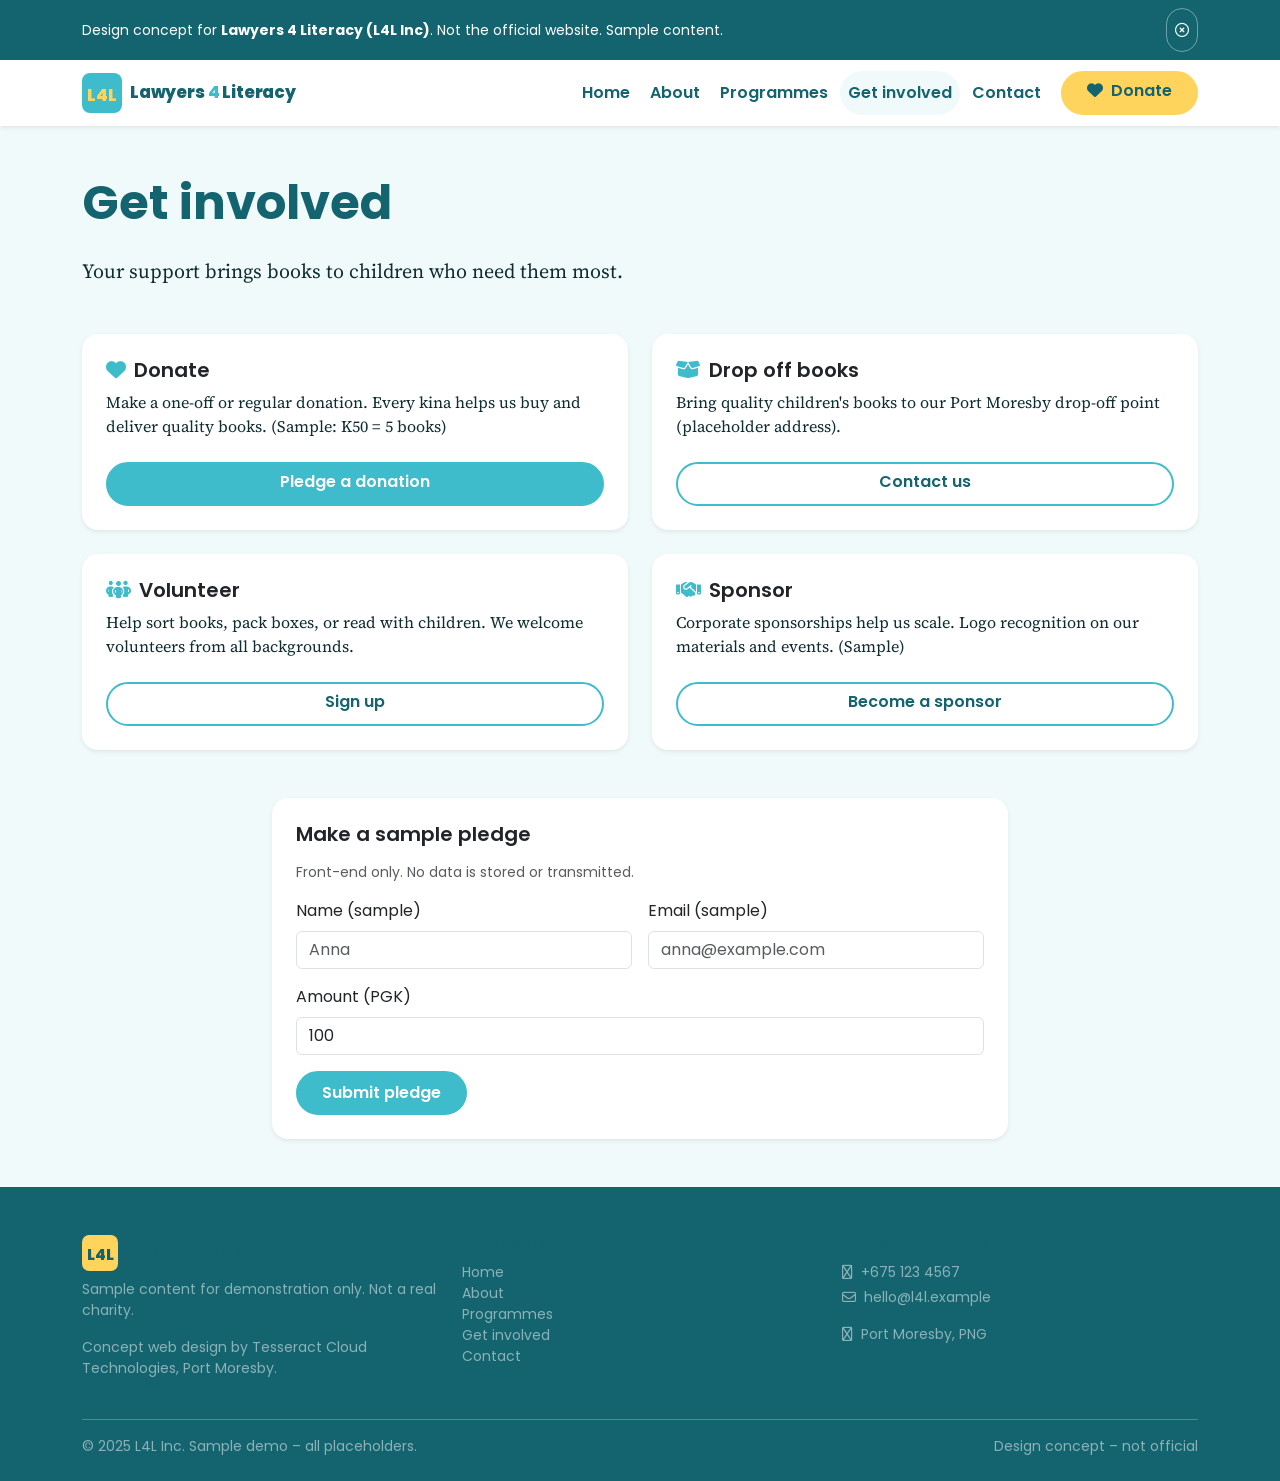
<file: get-involved.html>
<!-- get-involved.html -->
<!DOCTYPE html>
<html lang="en">
<head>
  <meta charset="UTF-8">
  <meta name="viewport" content="width=device-width, initial-scale=1.0">
  <title>Get Involved | Lawyers 4 Literacy</title>
  <meta name="description" content="Donate, drop off books, volunteer, or sponsor. Sample ways to get involved with Lawyers 4 Literacy.">
  <meta property="og:title" content="Get Involved – Lawyers 4 Literacy">
  <meta property="og:description" content="Support literacy in PNG. Donate or volunteer today.">
  <meta property="og:type" content="website">
  <meta property="og:url" content="https://example.com/l4l/get-involved">
  <meta property="og:image" content="https://via.placeholder.com/1200x630?text=L4L+Get+Involved">
  <link rel="icon" href="data:image/svg+xml,%3Csvg xmlns='http://www.w3.org/2000/svg' viewBox='0 0 100 100'%3E%3Crect width='100' height='100' rx='16' fill='%233FBCCB'/%3E%3Ctext x='50' y='68' font-size='44' font-weight='800' text-anchor='middle' fill='%23FFD45C' font-family='Poppins,Arial'%3EL4L%3C/text%3E%3C/svg%3E">
  <link rel="preconnect" href="https://fonts.googleapis.com">
  <link rel="preconnect" href="https://fonts.gstatic.com" crossorigin>
  <link href="https://fonts.googleapis.com/css2?family=Poppins:wght@600;800&family=Source+Serif+4:opsz,wght@8..60,400;8..60,600&display=swap" rel="stylesheet">
  <link href="https://cdn.jsdelivr.net/npm/bootstrap@5.3.3/dist/css/bootstrap.min.css" rel="stylesheet">
  <link rel="stylesheet" href="https://cdnjs.cloudflare.com/ajax/libs/font-awesome/6.5.2/css/all.min.css">
  <link rel="stylesheet" href="style.css">
</head>
<body>
  <a class="skip-link" href="#main">Skip to content</a>

  <div class="demo-bar text-center py-2 px-3" id="demoBar">
    <div class="container d-flex align-items-center justify-content-between flex-wrap gap-2">
      <span class="small mb-0">Design concept for <strong>Lawyers 4 Literacy (L4L Inc)</strong>. Not the official website. Sample content.</span>
      <button class="btn btn-sm btn-outline-light rounded-pill" id="dismissDemoBar" aria-label="Dismiss demo bar"><i class="fa-regular fa-circle-xmark"></i></button>
    </div>
  </div>

  <nav class="navbar navbar-expand-lg bg-white shadow-sm sticky-top" aria-label="Main navigation">
    <div class="container">
      <a class="navbar-brand d-flex align-items-center gap-2" href="index.html">
        <span class="brand-mark" aria-hidden="true"><svg viewBox="0 0 60 60" width="40" height="40"><rect width="60" height="60" rx="12" fill="#3FBCCB"/><text x="30" y="42" font-size="26" font-weight="800" text-anchor="middle" fill="#FFD45C" font-family="Poppins, Arial">L4L</text></svg></span>
        <span class="brand-text">Lawyers <span class="text-teal">4</span> Literacy</span>
      </a>
      <button class="navbar-toggler" type="button" data-bs-toggle="collapse" data-bs-target="#mainNav" aria-controls="mainNav" aria-expanded="false" aria-label="Toggle navigation"><span class="navbar-toggler-icon"></span></button>
      <div class="collapse navbar-collapse" id="mainNav">
        <ul class="navbar-nav ms-auto mb-2 mb-lg-0 gap-lg-1 align-items-lg-center">
          <li class="nav-item"><a class="nav-link" href="index.html">Home</a></li>
          <li class="nav-item"><a class="nav-link" href="about.html">About</a></li>
          <li class="nav-item"><a class="nav-link" href="programmes.html">Programmes</a></li>
          <li class="nav-item"><a class="nav-link active" aria-current="page" href="get-involved.html">Get involved</a></li>
          <li class="nav-item"><a class="nav-link" href="contact.html">Contact</a></li>
          <li class="nav-item ms-lg-2 mt-2 mt-lg-0"><a class="btn btn-accent rounded-pill px-4" href="#donate"><i class="fa-solid fa-heart me-1"></i> Donate</a></li>
        </ul>
      </div>
    </div>
  </nav>

  <main id="main">
    <section class="py-5 bg-mist" id="donate">
      <div class="container">
        <h1 class="display-5 fw-bold mb-4">Get involved</h1>
        <p class="lead serif-text">Your support brings books to children who need them most.</p>

        <div class="row g-4 mt-4">
          <div class="col-md-6">
            <div class="card border-0 shadow-sm rounded-4 p-4 h-100 card-top-teal">
              <h2 class="h5 fw-semibold"><i class="fa-solid fa-heart me-2 text-teal"></i>Donate</h2>
              <p class="serif-text">Make a one-off or regular donation. Every kina helps us buy and deliver quality books. (Sample: K50 = 5 books)</p>
              <a href="#pledgeSection" class="btn btn-teal rounded-pill px-4 mt-2">Pledge a donation</a>
            </div>
          </div>
          <div class="col-md-6">
            <div class="card border-0 shadow-sm rounded-4 p-4 h-100 card-top-teal">
              <h2 class="h5 fw-semibold"><i class="fa-solid fa-box-open me-2 text-teal"></i>Drop off books</h2>
              <p class="serif-text">Bring quality children's books to our Port Moresby drop-off point (placeholder address).</p>
              <a href="contact.html" class="btn btn-outline-teal rounded-pill px-4 mt-2">Contact us</a>
            </div>
          </div>
          <div class="col-md-6" id="volunteer">
            <div class="card border-0 shadow-sm rounded-4 p-4 h-100 card-top-teal">
              <h2 class="h5 fw-semibold"><i class="fa-solid fa-people-group me-2 text-teal"></i>Volunteer</h2>
              <p class="serif-text">Help sort books, pack boxes, or read with children. We welcome volunteers from all backgrounds.</p>
              <a href="contact.html" class="btn btn-outline-teal rounded-pill px-4 mt-2">Sign up</a>
            </div>
          </div>
          <div class="col-md-6">
            <div class="card border-0 shadow-sm rounded-4 p-4 h-100 card-top-teal">
              <h2 class="h5 fw-semibold"><i class="fa-solid fa-handshake me-2 text-teal"></i>Sponsor</h2>
              <p class="serif-text">Corporate sponsorships help us scale. Logo recognition on our materials and events. (Sample)</p>
              <a href="contact.html" class="btn btn-outline-teal rounded-pill px-4 mt-2">Become a sponsor</a>
            </div>
          </div>
        </div>

        <!-- Pledge form (simple inline) -->
        <div class="row mt-5" id="pledgeSection">
          <div class="col-lg-8 mx-auto">
            <div class="card border-0 shadow-sm rounded-4 p-4">
              <h2 class="h5 fw-semibold mb-3">Make a sample pledge</h2>
              <p class="small text-muted">Front-end only. No data is stored or transmitted.</p>
              <form id="pledgeFormInline">
                <div class="row g-3">
                  <div class="col-md-6">
                    <label for="pledgeNameInline" class="form-label">Name (sample)</label>
                    <input type="text" class="form-control" id="pledgeNameInline" placeholder="Anna" required>
                  </div>
                  <div class="col-md-6">
                    <label for="pledgeEmailInline" class="form-label">Email (sample)</label>
                    <input type="email" class="form-control" id="pledgeEmailInline" placeholder="anna@example.com" required>
                  </div>
                  <div class="col-12">
                    <label for="pledgeAmountInline" class="form-label">Amount (PGK)</label>
                    <input type="number" class="form-control" id="pledgeAmountInline" value="100" min="10" step="10" required>
                  </div>
                  <div class="col-12">
                    <button type="submit" class="btn btn-teal rounded-pill px-4">Submit pledge</button>
                  </div>
                </div>
              </form>
              <div id="pledgeSuccessInline" class="alert alert-success mt-3 d-none" role="alert">
                <i class="fa-regular fa-circle-check me-1"></i> Thank you! Your sample pledge was received.
                <a id="pledgeWhatsappInline" href="#" target="_blank" rel="noopener" class="btn btn-success btn-sm rounded-pill mt-2 d-block">
                  <i class="fa-brands fa-whatsapp me-1"></i> Continue on WhatsApp
                </a>
              </div>
            </div>
          </div>
        </div>
      </div>
    </section>
  </main>

  <footer class="footer bg-teal-dark text-white pt-5 pb-4">
    <div class="container">
      <div class="row g-4">
        <div class="col-md-4">
          <div class="d-flex align-items-center gap-2 mb-2">
            <svg viewBox="0 0 60 60" width="36" height="36"><rect width="60" height="60" rx="12" fill="#FFD45C"/><text x="30" y="42" font-size="26" font-weight="800" text-anchor="middle" fill="#14646F" font-family="Poppins, Arial">L4L</text></svg>
            <span class="fw-bold">Lawyers 4 Literacy</span>
          </div>
          <p class="small text-white-50">Sample content for demonstration only. Not a real charity.</p>
          <p class="small text-white-50">Concept web design by Tesseract Cloud Technologies, Port Moresby.</p>
        </div>
        <div class="col-md-4">
          <h6 class="fw-semibold">Quick links</h6>
          <ul class="list-unstyled small">
            <li><a href="index.html" class="text-white-50 text-decoration-none">Home</a></li>
            <li><a href="about.html" class="text-white-50 text-decoration-none">About</a></li>
            <li><a href="programmes.html" class="text-white-50 text-decoration-none">Programmes</a></li>
            <li><a href="get-involved.html" class="text-white-50 text-decoration-none">Get involved</a></li>
            <li><a href="contact.html" class="text-white-50 text-decoration-none">Contact</a></li>
          </ul>
        </div>
        <div class="col-md-4">
          <h6 class="fw-semibold">Contact (placeholder)</h6>
          <p class="small text-white-50 mb-1"><i class="fa-regular fa-phone me-2"></i>+675 123 4567</p>
          <p class="small text-white-50"><i class="fa-regular fa-envelope me-2"></i>hello@l4l.example</p>
          <p class="small text-white-50"><i class="fa-regular fa-location-dot me-2"></i>Port Moresby, PNG</p>
        </div>
      </div>
      <hr class="border-light opacity-25 mt-4">
      <div class="d-flex flex-wrap justify-content-between align-items-center small text-white-50">
        <span>© 2025 L4L Inc. Sample demo – all placeholders.</span>
        <span>Design concept – not official</span>
      </div>
    </div>
  </footer>

  <div class="mobile-action-bar d-block d-sm-none fixed-bottom bg-white border-top shadow-sm py-2">
    <div class="container d-flex justify-content-around">
      <a href="#donate" class="btn btn-teal rounded-pill px-3 py-2" aria-label="Donate"><i class="fa-solid fa-heart me-1"></i> Donate</a>
      <a href="https://wa.me/67512345678?text=Hello%20Lawyers%204%20Literacy%20demo" class="btn btn-success rounded-pill px-3 py-2" aria-label="WhatsApp us"><i class="fa-brands fa-whatsapp me-1"></i> WhatsApp</a>
    </div>
  </div>

  <script src="https://cdn.jsdelivr.net/npm/bootstrap@5.3.3/dist/js/bootstrap.bundle.min.js"></script>
  <script src="main.js"></script>
</body>
</html>
</file>
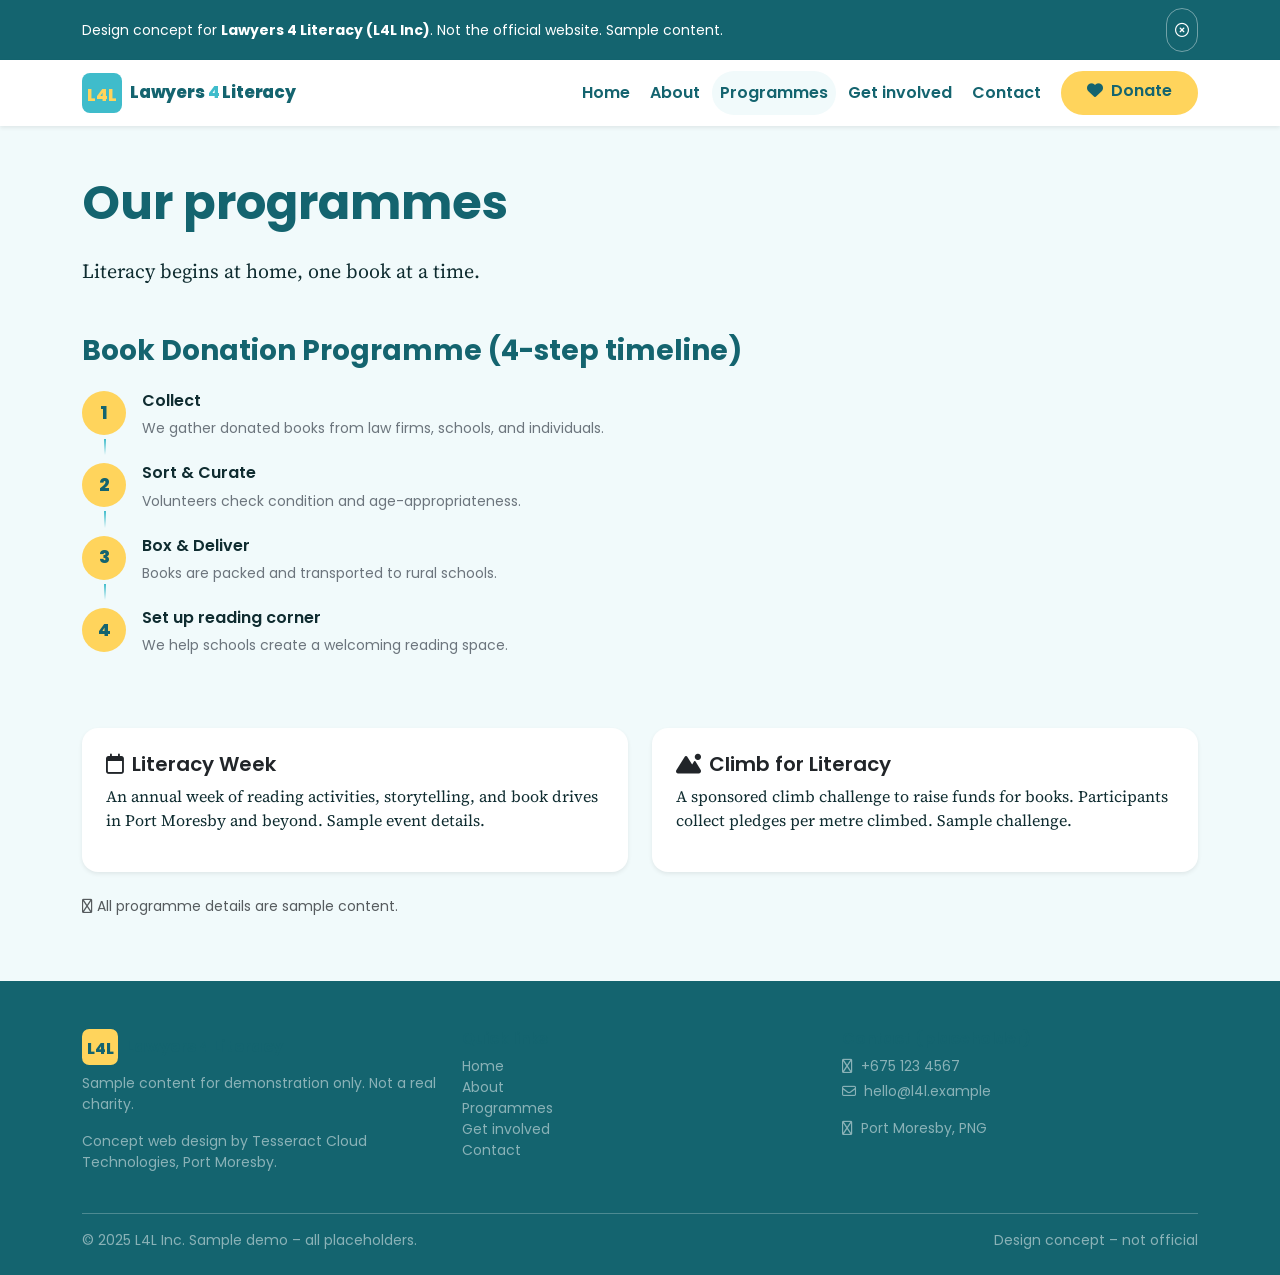
<file: programmes.html>
<!-- programmes.html -->
<!DOCTYPE html>
<html lang="en">
<head>
  <meta charset="UTF-8">
  <meta name="viewport" content="width=device-width, initial-scale=1.0">
  <title>Programmes | Lawyers 4 Literacy</title>
  <meta name="description" content="Book Donation Programme, Literacy Week, and Climb for Literacy challenge. Sample programmes from L4L.">
  <meta property="og:title" content="Programmes – Lawyers 4 Literacy">
  <meta property="og:description" content="Our programmes: book donations, literacy week, and climbing challenges.">
  <meta property="og:type" content="website">
  <meta property="og:url" content="https://example.com/l4l/programmes">
  <meta property="og:image" content="https://via.placeholder.com/1200x630?text=L4L+Programmes">
  <link rel="icon" href="data:image/svg+xml,%3Csvg xmlns='http://www.w3.org/2000/svg' viewBox='0 0 100 100'%3E%3Crect width='100' height='100' rx='16' fill='%233FBCCB'/%3E%3Ctext x='50' y='68' font-size='44' font-weight='800' text-anchor='middle' fill='%23FFD45C' font-family='Poppins,Arial'%3EL4L%3C/text%3E%3C/svg%3E">
  <link rel="preconnect" href="https://fonts.googleapis.com">
  <link rel="preconnect" href="https://fonts.gstatic.com" crossorigin>
  <link href="https://fonts.googleapis.com/css2?family=Poppins:wght@600;800&family=Source+Serif+4:opsz,wght@8..60,400;8..60,600&display=swap" rel="stylesheet">
  <link href="https://cdn.jsdelivr.net/npm/bootstrap@5.3.3/dist/css/bootstrap.min.css" rel="stylesheet">
  <link rel="stylesheet" href="https://cdnjs.cloudflare.com/ajax/libs/font-awesome/6.5.2/css/all.min.css">
  <link rel="stylesheet" href="style.css">
</head>
<body>
  <a class="skip-link" href="#main">Skip to content</a>

  <div class="demo-bar text-center py-2 px-3" id="demoBar">
    <div class="container d-flex align-items-center justify-content-between flex-wrap gap-2">
      <span class="small mb-0">Design concept for <strong>Lawyers 4 Literacy (L4L Inc)</strong>. Not the official website. Sample content.</span>
      <button class="btn btn-sm btn-outline-light rounded-pill" id="dismissDemoBar" aria-label="Dismiss demo bar"><i class="fa-regular fa-circle-xmark"></i></button>
    </div>
  </div>

  <nav class="navbar navbar-expand-lg bg-white shadow-sm sticky-top" aria-label="Main navigation">
    <div class="container">
      <a class="navbar-brand d-flex align-items-center gap-2" href="index.html">
        <span class="brand-mark" aria-hidden="true"><svg viewBox="0 0 60 60" width="40" height="40"><rect width="60" height="60" rx="12" fill="#3FBCCB"/><text x="30" y="42" font-size="26" font-weight="800" text-anchor="middle" fill="#FFD45C" font-family="Poppins, Arial">L4L</text></svg></span>
        <span class="brand-text">Lawyers <span class="text-teal">4</span> Literacy</span>
      </a>
      <button class="navbar-toggler" type="button" data-bs-toggle="collapse" data-bs-target="#mainNav" aria-controls="mainNav" aria-expanded="false" aria-label="Toggle navigation"><span class="navbar-toggler-icon"></span></button>
      <div class="collapse navbar-collapse" id="mainNav">
        <ul class="navbar-nav ms-auto mb-2 mb-lg-0 gap-lg-1 align-items-lg-center">
          <li class="nav-item"><a class="nav-link" href="index.html">Home</a></li>
          <li class="nav-item"><a class="nav-link" href="about.html">About</a></li>
          <li class="nav-item"><a class="nav-link active" aria-current="page" href="programmes.html">Programmes</a></li>
          <li class="nav-item"><a class="nav-link" href="get-involved.html">Get involved</a></li>
          <li class="nav-item"><a class="nav-link" href="contact.html">Contact</a></li>
          <li class="nav-item ms-lg-2 mt-2 mt-lg-0"><a class="btn btn-accent rounded-pill px-4" href="get-involved.html#donate"><i class="fa-solid fa-heart me-1"></i> Donate</a></li>
        </ul>
      </div>
    </div>
  </nav>

  <main id="main">
    <section class="py-5 bg-mist">
      <div class="container">
        <h1 class="display-5 fw-bold mb-4">Our programmes</h1>
        <p class="lead serif-text">Literacy begins at home, one book at a time.</p>

        <!-- Book Donation Timeline -->
        <div class="row mt-5">
          <div class="col-lg-8">
            <h2 class="h3 fw-bold mb-4">Book Donation Programme (4-step timeline)</h2>
            <div class="timeline">
              <div class="timeline-step d-flex gap-3 mb-4">
                <div class="step-num">1</div>
                <div><h3 class="h6 fw-semibold">Collect</h3><p class="small text-secondary mb-0">We gather donated books from law firms, schools, and individuals.</p></div>
              </div>
              <div class="timeline-step d-flex gap-3 mb-4">
                <div class="step-num">2</div>
                <div><h3 class="h6 fw-semibold">Sort & Curate</h3><p class="small text-secondary mb-0">Volunteers check condition and age-appropriateness.</p></div>
              </div>
              <div class="timeline-step d-flex gap-3 mb-4">
                <div class="step-num">3</div>
                <div><h3 class="h6 fw-semibold">Box & Deliver</h3><p class="small text-secondary mb-0">Books are packed and transported to rural schools.</p></div>
              </div>
              <div class="timeline-step d-flex gap-3">
                <div class="step-num">4</div>
                <div><h3 class="h6 fw-semibold">Set up reading corner</h3><p class="small text-secondary mb-0">We help schools create a welcoming reading space.</p></div>
              </div>
            </div>
          </div>
        </div>

        <!-- Literacy Week -->
        <div class="row mt-5 g-4">
          <div class="col-md-6">
            <div class="card border-0 shadow-sm rounded-4 p-4 h-100 card-top-teal">
              <h3 class="h5 fw-semibold"><i class="fa-regular fa-calendar me-2"></i>Literacy Week</h3>
              <p class="serif-text">An annual week of reading activities, storytelling, and book drives in Port Moresby and beyond. Sample event details.</p>
            </div>
          </div>
          <div class="col-md-6">
            <div class="card border-0 shadow-sm rounded-4 p-4 h-100 card-top-teal">
              <h3 class="h5 fw-semibold"><i class="fa-solid fa-mountain-sun me-2"></i>Climb for Literacy</h3>
              <p class="serif-text">A sponsored climb challenge to raise funds for books. Participants collect pledges per metre climbed. Sample challenge.</p>
            </div>
          </div>
        </div>
        <p class="small text-muted mt-4"><i class="fa-regular fa-circle-info"></i> All programme details are sample content.</p>
      </div>
    </section>
  </main>

  <footer class="footer bg-teal-dark text-white pt-5 pb-4">
    <div class="container">
      <div class="row g-4">
        <div class="col-md-4">
          <div class="d-flex align-items-center gap-2 mb-2">
            <svg viewBox="0 0 60 60" width="36" height="36"><rect width="60" height="60" rx="12" fill="#FFD45C"/><text x="30" y="42" font-size="26" font-weight="800" text-anchor="middle" fill="#14646F" font-family="Poppins, Arial">L4L</text></svg>
            <span class="fw-bold">Lawyers 4 Literacy</span>
          </div>
          <p class="small text-white-50">Sample content for demonstration only. Not a real charity.</p>
          <p class="small text-white-50">Concept web design by Tesseract Cloud Technologies, Port Moresby.</p>
        </div>
        <div class="col-md-4">
          <h6 class="fw-semibold">Quick links</h6>
          <ul class="list-unstyled small">
            <li><a href="index.html" class="text-white-50 text-decoration-none">Home</a></li>
            <li><a href="about.html" class="text-white-50 text-decoration-none">About</a></li>
            <li><a href="programmes.html" class="text-white-50 text-decoration-none">Programmes</a></li>
            <li><a href="get-involved.html" class="text-white-50 text-decoration-none">Get involved</a></li>
            <li><a href="contact.html" class="text-white-50 text-decoration-none">Contact</a></li>
          </ul>
        </div>
        <div class="col-md-4">
          <h6 class="fw-semibold">Contact (placeholder)</h6>
          <p class="small text-white-50 mb-1"><i class="fa-regular fa-phone me-2"></i>+675 123 4567</p>
          <p class="small text-white-50"><i class="fa-regular fa-envelope me-2"></i>hello@l4l.example</p>
          <p class="small text-white-50"><i class="fa-regular fa-location-dot me-2"></i>Port Moresby, PNG</p>
        </div>
      </div>
      <hr class="border-light opacity-25 mt-4">
      <div class="d-flex flex-wrap justify-content-between align-items-center small text-white-50">
        <span>© 2025 L4L Inc. Sample demo – all placeholders.</span>
        <span>Design concept – not official</span>
      </div>
    </div>
  </footer>

  <div class="mobile-action-bar d-block d-sm-none fixed-bottom bg-white border-top shadow-sm py-2">
    <div class="container d-flex justify-content-around">
      <a href="get-involved.html#donate" class="btn btn-teal rounded-pill px-3 py-2" aria-label="Donate"><i class="fa-solid fa-heart me-1"></i> Donate</a>
      <a href="https://wa.me/67512345678?text=Hello%20Lawyers%204%20Literacy%20demo" class="btn btn-success rounded-pill px-3 py-2" aria-label="WhatsApp us"><i class="fa-brands fa-whatsapp me-1"></i> WhatsApp</a>
    </div>
  </div>

  <script src="https://cdn.jsdelivr.net/npm/bootstrap@5.3.3/dist/js/bootstrap.bundle.min.js"></script>
  <script src="main.js"></script>
</body>
</html>
</file>
<file: style.css>
/* style.css */
:root {
  --teal: #3FBCCB;
  --teal-dark: #14646F;
  --sun: #FFD45C;
  --sun-dark: #E6B93C;
  --white: #FFFFFF;
  --mist: #F1FAFB;
  --text-dark: #0F2C30;
  --text-muted: #4A6266;
  --shadow-sm: 0 4px 12px rgba(20,100,111,0.06);
  --shadow-md: 0 8px 24px rgba(20,100,111,0.10);
  --radius: 16px;
}

*, *::before, *::after { box-sizing: border-box; }
html, body { overflow-x: clip; }

body {
  font-family: 'Poppins', system-ui, sans-serif;
  color: var(--text-dark);
  background: var(--white);
  margin: 0;
  padding-bottom: 70px;
  font-size: 16px;
}
@media (min-width: 576px) { body { padding-bottom: 0; } }

h1, h2, h3, h4, h5, h6, .display-3, .display-4, .display-5, .display-6, .fw-bold {
  font-family: 'Poppins', sans-serif;
  font-weight: 600;
  color: var(--teal-dark);
}
.display-4, .display-5, .display-6 { font-weight: 800; }

.serif-text, p.serif-text, .lead.serif-text {
  font-family: 'Source Serif 4', Georgia, serif;
  font-weight: 400;
  color: var(--text-dark);
}

img, svg, video { max-width: 100%; height: auto; }
.row > *, .d-flex > *, .col, [class*="col-"] { min-width: 0; }

a { color: var(--teal-dark); }
a:hover { color: var(--teal); }
.text-teal { color: var(--teal) !important; }
.bg-teal { background-color: var(--teal) !important; }
.bg-teal-dark { background-color: var(--teal-dark) !important; }
.bg-mist { background-color: var(--mist) !important; }
.bg-sun { background-color: var(--sun) !important; }

.skip-link {
  position: absolute; top: -100px; left: 0;
  background: var(--teal-dark); color: #fff;
  padding: 12px 24px; z-index: 2000;
  text-decoration: none; border-radius: 0 0 8px 0;
  font-weight: 600;
}
.skip-link:focus { top: 0; }

.demo-bar { background: var(--teal-dark); color: #fff; }
.demo-bar .btn-outline-light { border-color: rgba(255,255,255,0.4); color: #fff; }

/* Navbar */
.navbar-brand .brand-text { font-weight: 800; font-size: 1.05rem; color: var(--teal-dark); letter-spacing: -0.01em; }
.navbar .nav-link { font-weight: 600; padding: 0.6rem 0.75rem; border-radius: 40px; color: var(--teal-dark); }
.navbar .nav-link.active { background: var(--mist); color: var(--teal-dark) !important; }
.navbar .nav-link:hover { color: var(--teal); }

/* Buttons */
.btn { font-family: 'Poppins', sans-serif; font-weight: 600; min-height: 44px; transition: transform .18s ease, box-shadow .18s ease, background .18s ease; }
.btn-teal { background: var(--teal); color: #fff; border: 2px solid var(--teal); }
.btn-teal:hover, .btn-teal:focus { background: var(--teal-dark); border-color: var(--teal-dark); color: #fff; transform: translateY(-2px); box-shadow: 0 6px 16px rgba(255,212,92,0.55); }
.btn-accent { background: var(--sun); color: var(--teal-dark); border: 2px solid var(--sun); }
.btn-accent:hover, .btn-accent:focus { background: var(--sun-dark); border-color: var(--sun-dark); color: var(--teal-dark); transform: translateY(-2px); box-shadow: 0 6px 16px rgba(255,212,92,0.55); }
.btn-outline-teal { color: var(--teal-dark); border: 2px solid var(--teal); background: transparent; }
.btn-outline-teal:hover, .btn-outline-teal:focus { background: var(--teal); color: #fff; transform: translateY(-2px); box-shadow: 0 6px 16px rgba(63,188,203,0.35); }
.btn-chip {
  background: var(--white); border: 2px solid var(--teal); color: var(--teal-dark);
  border-radius: 40px; padding: 0.5rem 1.2rem; font-weight: 600;
}
.btn-chip:hover, .btn-chip.active { background: var(--teal); color: #fff; border-color: var(--teal); }

/* Rays background */
.rays-bg {
  position: absolute; inset: 0;
  background:
    repeating-conic-gradient(from 0deg at 50% 60%, rgba(255,212,92,0.06) 0deg 6deg, transparent 6deg 12deg);
  pointer-events: none; z-index: 0;
}

/* Hero */
.hero { position: relative; background: linear-gradient(160deg, #F1FAFB 0%, #FFFFFF 70%); overflow: hidden; }
.book-sun-hero { max-width: 460px; }
.book-sun-svg .ray { transform-origin: 200px 200px; transform: scaleY(0); animation: rayFan 0.6s ease forwards; }
.book-sun-svg .ray-1 { animation-delay: 0.1s; }
.book-sun-svg .ray-2 { animation-delay: 0.2s; }
.book-sun-svg .ray-3 { animation-delay: 0.3s; }
.book-sun-svg .ray-4 { animation-delay: 0.4s; }
.book-sun-svg .ray-5 { animation-delay: 0.5s; }
.book-sun-svg .book-group { opacity: 0; animation: bookSettle 0.8s ease 0.7s forwards; }
@keyframes rayFan { to { transform: scaleY(1); } }
@keyframes bookSettle { 0% { opacity: 0; transform: translateY(8px); } 100% { opacity: 1; transform: translateY(0); } }

/* Underline */
.underline-sun { background-image: linear-gradient(transparent 62%, var(--sun) 62%, var(--sun) 88%, transparent 88%); background-repeat: no-repeat; padding: 0 2px; }

/* Cards */
.card { border-radius: var(--radius) !important; }
.card-top-teal { border-top: 4px solid var(--teal); }
.feature-icon {
  display: inline-flex; align-items: center; justify-content: center;
  width: 56px; height: 56px; background: var(--mist);
  color: var(--teal); border-radius: 14px; font-size: 1.6rem;
}
.avatar-circle {
  width: 72px; height: 72px; border-radius: 50%;
  background: var(--teal); color: #fff;
  display: flex; align-items: center; justify-content: center;
  font-weight: 800; font-size: 1.4rem;
}

/* Counters */
.counter-value { font-size: clamp(1.8rem, 5vw, 2.8rem); font-weight: 800; color: var(--teal-dark); line-height: 1; }
.counter-label { font-size: 0.85rem; color: var(--text-muted); font-weight: 600; text-transform: uppercase; letter-spacing: 0.04em; margin-top: 0.4rem; }

/* Campaign progress */
.campaign-progress { height: 16px; border-radius: 20px; background: #E2F4F6; }
.campaign-progress .progress-bar { background: linear-gradient(90deg, var(--teal) 0%, var(--teal-dark) 100%); border-radius: 20px; transition: width 0.6s cubic-bezier(.2,.7,.2,1); }

/* Sponsor marquee */
.sponsor-marquee { position: relative; width: 100%; overflow: hidden; mask-image: linear-gradient(90deg, transparent, #000 8%, #000 92%, transparent); }
.sponsor-track { display: flex; width: max-content; animation: marquee 26s linear infinite; }
.sponsor-marquee:hover .sponsor-track { animation-play-state: paused; }
.sponsor-logo {
  display: inline-flex; align-items: center; white-space: nowrap;
  font-weight: 700; color: var(--teal-dark);
  background: var(--mist); border: 1px solid rgba(20,100,111,0.08);
  padding: 0.7rem 1.2rem; border-radius: 40px; font-size: 0.95rem;
}
@keyframes marquee { from { transform: translateX(0); } to { transform: translateX(-50%); } }

/* Timeline */
.timeline-step { position: relative; }
.step-num {
  flex-shrink: 0; width: 44px; height: 44px; border-radius: 50%;
  background: var(--sun); color: var(--teal-dark);
  display: flex; align-items: center; justify-content: center;
  font-weight: 800; font-size: 1.1rem;
}
.timeline-step:not(:last-child)::after {
  content: ''; position: absolute; left: 22px; top: 48px; bottom: -16px;
  width: 2px; background: linear-gradient(var(--teal), transparent);
}

/* Gradient placeholder */
.gradient-placeholder {
  background: linear-gradient(135deg, var(--teal) 0%, var(--teal-dark) 100%);
  color: #fff;
}

/* Mobile action bar */
.mobile-action-bar { z-index: 1050; }

/* Focus */
:focus-visible { outline: 3px solid var(--sun); outline-offset: 2px; }

/* Reduced motion */
@media (prefers-reduced-motion: reduce) {
  *, *::before, *::after { animation-duration: 0.01ms !important; animation-iteration-count: 1 !important; transition-duration: 0.01ms !important; }
  .sponsor-track { animation: none; }
  .book-sun-svg .ray, .book-sun-svg .book-group { animation: none; transform: none; opacity: 1; }
}

/* Wrap long words */
p, h1, h2, h3, h4, h5, h6, a, .btn, .badge { overflow-wrap: anywhere; }

/* Container safety */
.container-fluid { padding-left: max(12px, env(safe-area-inset-left)); padding-right: max(12px, env(safe-area-inset-right)); }

/* Counters 2x2 on mobile */
.counters-row > [class*="col-"] { margin-bottom: 0; }
@media (max-width: 575.98px) {
  .counters-row .counter-box { padding: 1rem 0.5rem !important; }
  .counter-value { font-size: 1.8rem; }
}
</file>
